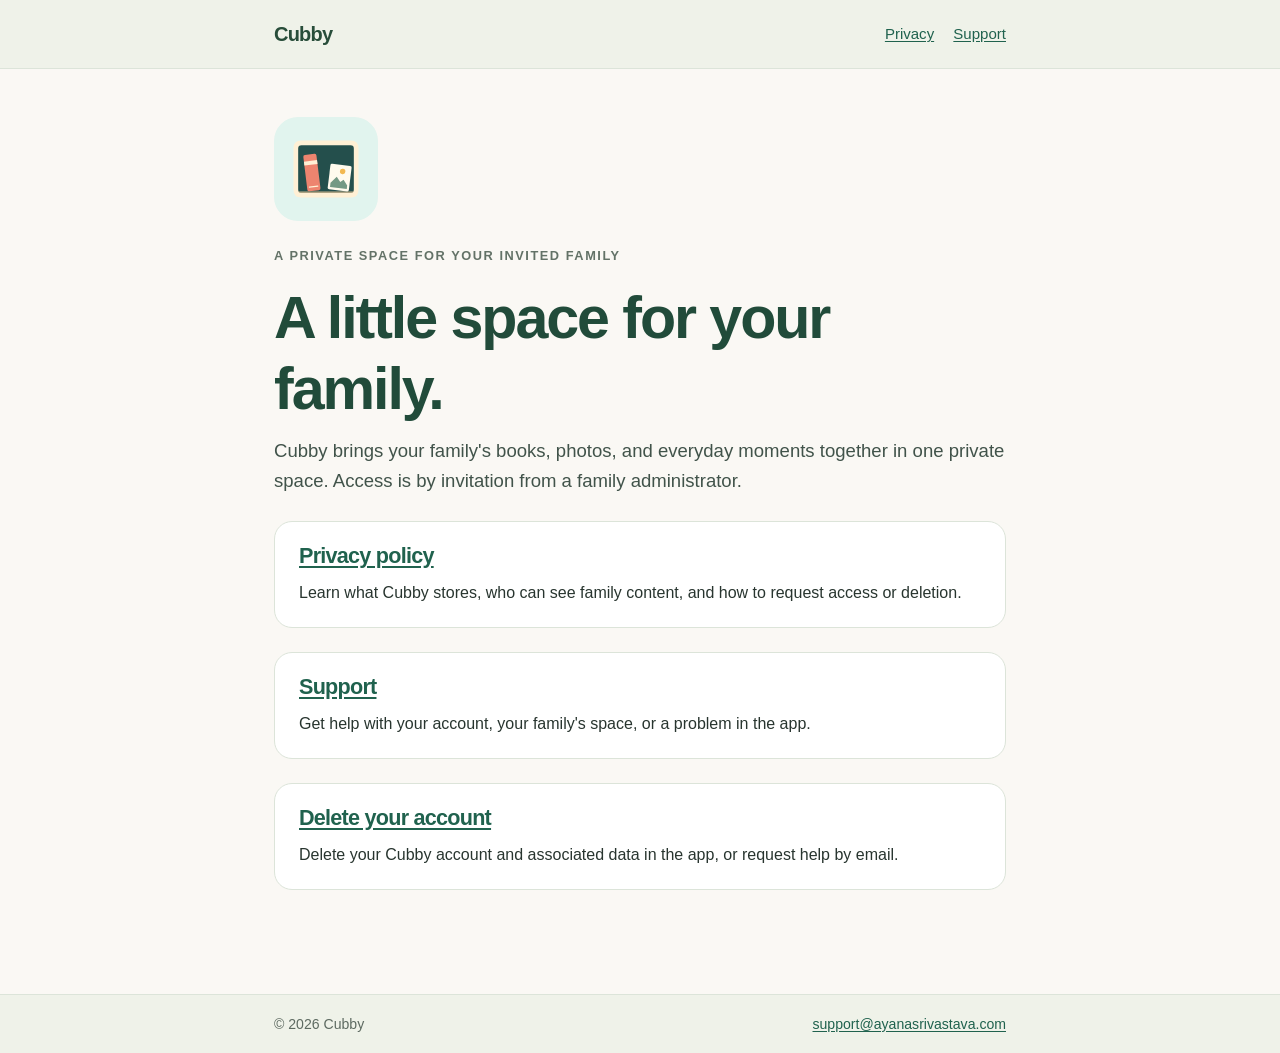
<file: index.html>
<!doctype html>
<html lang="en">
<head>
  <meta charset="utf-8">
  <meta name="viewport" content="width=device-width, initial-scale=1">
  <meta name="description" content="Cubby is a private, invitation-only place for your family’s books and memories.">
  <title>Cubby: Library and Memories</title>
  <link rel="stylesheet" href="/assets/style.css">
</head>
<body>
  <header class="site-header"><div class="inner">
    <a class="brand" href="/">Cubby</a>
    <nav aria-label="Main navigation"><a href="/privacy/">Privacy</a><a href="/support/">Support</a></nav>
  </div></header>
  <main>
    <img class="app-icon" src="/assets/cubby-icon.svg" alt="" width="104" height="104">
    <p class="eyebrow">A private space for your invited family</p>
    <h1>A little space for your family.</h1>
    <p class="lede">Cubby brings your family's books, photos, and everyday moments together in one private space. Access is by invitation from a family administrator.</p>
    <section class="card" aria-labelledby="privacy-heading">
      <h2 id="privacy-heading"><a href="/privacy/">Privacy policy</a></h2>
      <p>Learn what Cubby stores, who can see family content, and how to request access or deletion.</p>
    </section>
    <section class="card" aria-labelledby="support-heading">
      <h2 id="support-heading"><a href="/support/">Support</a></h2>
      <p>Get help with your account, your family's space, or a problem in the app.</p>
    </section>
    <section class="card" aria-labelledby="deletion-heading">
      <h2 id="deletion-heading"><a href="/delete-account/">Delete your account</a></h2>
      <p>Delete your Cubby account and associated data in the app, or request help by email.</p>
    </section>
  </main>
  <footer class="site-footer"><div class="inner"><span>© 2026 Cubby</span><a href="mailto:support@ayanasrivastava.com">support@ayanasrivastava.com</a></div></footer>
</body>
</html>
</file>
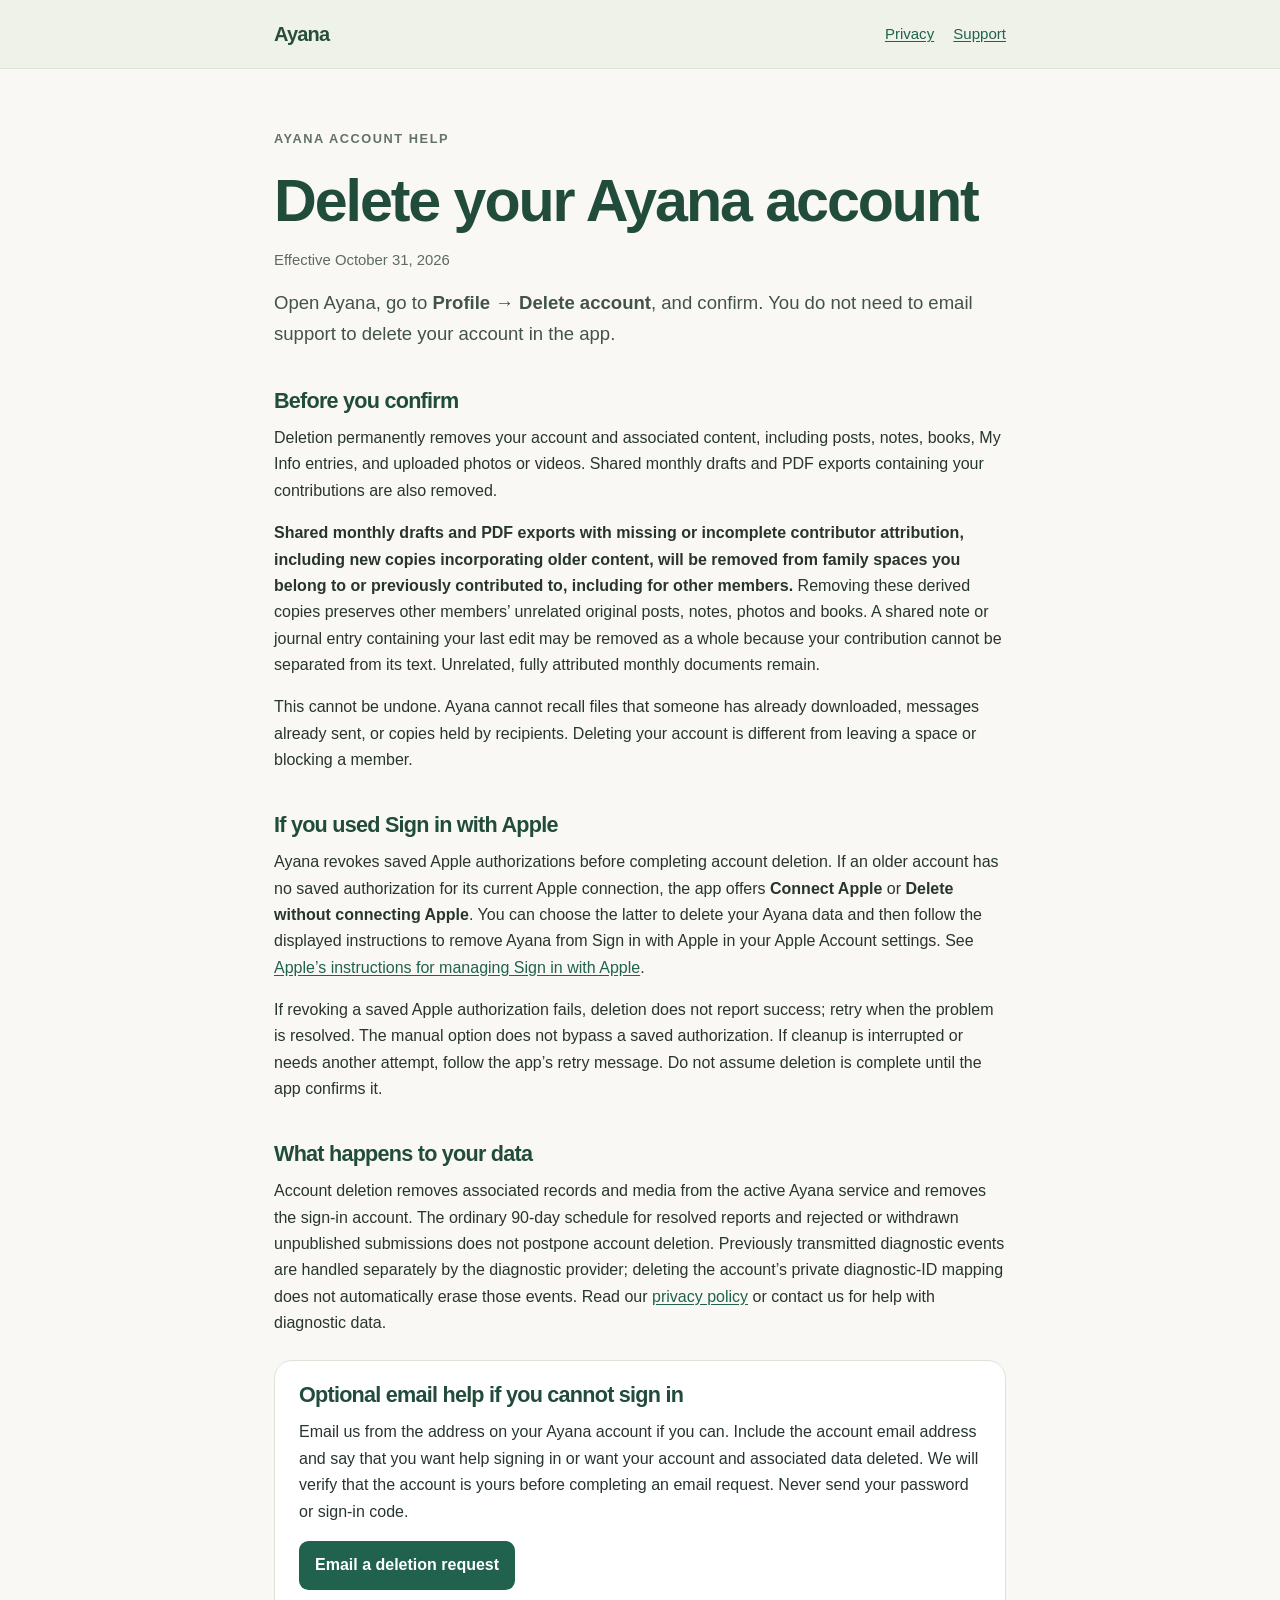
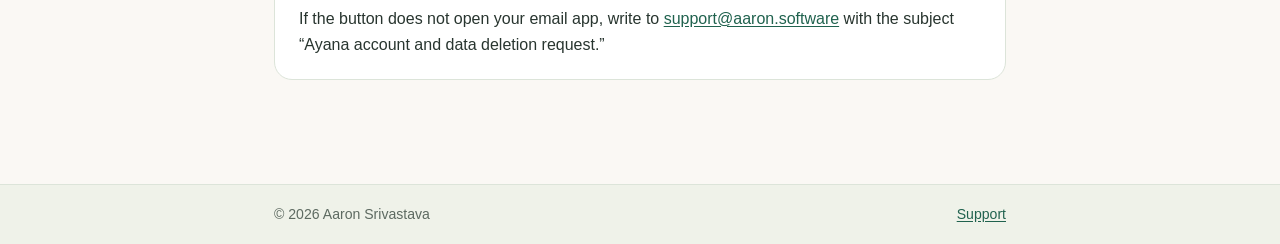
<file: delete-account/index.html>
<!doctype html>
<html lang="en">
<head>
  <meta charset="utf-8">
  <meta name="viewport" content="width=device-width, initial-scale=1">
  <meta name="description" content="Delete your Ayana account in the app, with optional email help if you cannot sign in.">
  <title>Delete your account · Ayana</title>
  <link rel="stylesheet" href="/assets/style.css">
</head>
<body>
  <header class="site-header"><div class="inner">
    <a class="brand" href="/">Ayana</a>
    <nav aria-label="Main navigation"><a href="/privacy/">Privacy</a><a href="/support/">Support</a></nav>
  </div></header>
  <main>
    <p class="eyebrow">Ayana account help</p>
    <h1>Delete your Ayana account</h1>
    <p class="meta">Effective October 31, 2026</p>
    <p class="lede">Open Ayana, go to <strong>Profile → Delete account</strong>, and confirm. You do not need to email support to delete your account in the app.</p>

    <h2>Before you confirm</h2>
    <p>Deletion permanently removes your account and associated content, including posts, notes, books, My Info entries, and uploaded photos or videos. Shared monthly drafts and PDF exports containing your contributions are also removed.</p>
    <p><strong>Shared monthly drafts and PDF exports with missing or incomplete contributor attribution, including new copies incorporating older content, will be removed from family spaces you belong to or previously contributed to, including for other members.</strong> Removing these derived copies preserves other members’ unrelated original posts, notes, photos and books. A shared note or journal entry containing your last edit may be removed as a whole because your contribution cannot be separated from its text. Unrelated, fully attributed monthly documents remain.</p>
    <p>This cannot be undone. Ayana cannot recall files that someone has already downloaded, messages already sent, or copies held by recipients. Deleting your account is different from leaving a space or blocking a member.</p>

    <h2>If you used Sign in with Apple</h2>
    <p>Ayana revokes saved Apple authorizations before completing account deletion. If an older account has no saved authorization for its current Apple connection, the app offers <strong>Connect Apple</strong> or <strong>Delete without connecting Apple</strong>. You can choose the latter to delete your Ayana data and then follow the displayed instructions to remove Ayana from Sign in with Apple in your Apple Account settings. See <a href="https://support.apple.com/102571">Apple’s instructions for managing Sign in with Apple</a>.</p>
    <p>If revoking a saved Apple authorization fails, deletion does not report success; retry when the problem is resolved. The manual option does not bypass a saved authorization. If cleanup is interrupted or needs another attempt, follow the app’s retry message. Do not assume deletion is complete until the app confirms it.</p>

    <h2>What happens to your data</h2>
    <p>Account deletion removes associated records and media from the active Ayana service and removes the sign-in account. The ordinary 90-day schedule for resolved reports and rejected or withdrawn unpublished submissions does not postpone account deletion. Previously transmitted diagnostic events are handled separately by the diagnostic provider; deleting the account’s private diagnostic-ID mapping does not automatically erase those events. Read our <a href="/privacy/">privacy policy</a> or contact us for help with diagnostic data.</p>

    <section class="card" aria-labelledby="email-heading">
      <h2 id="email-heading">Optional email help if you cannot sign in</h2>
      <p>Email us from the address on your Ayana account if you can. Include the account email address and say that you want help signing in or want your account and associated data deleted. We will verify that the account is yours before completing an email request. Never send your password or sign-in code.</p>
      <p><a class="button" href="mailto:support@aaron.software?subject=Ayana%20account%20and%20data%20deletion%20request&amp;body=Please%20delete%20my%20Ayana%20account%20and%20associated%20data.%0A%0AMy%20Ayana%20account%20email%3A%20">Email a deletion request</a></p>
      <p>If the button does not open your email app, write to <a href="mailto:support@aaron.software">support@aaron.software</a> with the subject “Ayana account and data deletion request.”</p>
    </section>
  </main>
  <footer class="site-footer"><div class="inner"><span>© 2026 Aaron Srivastava</span><a href="/support/">Support</a></div></footer>
</body>
</html>
</file>
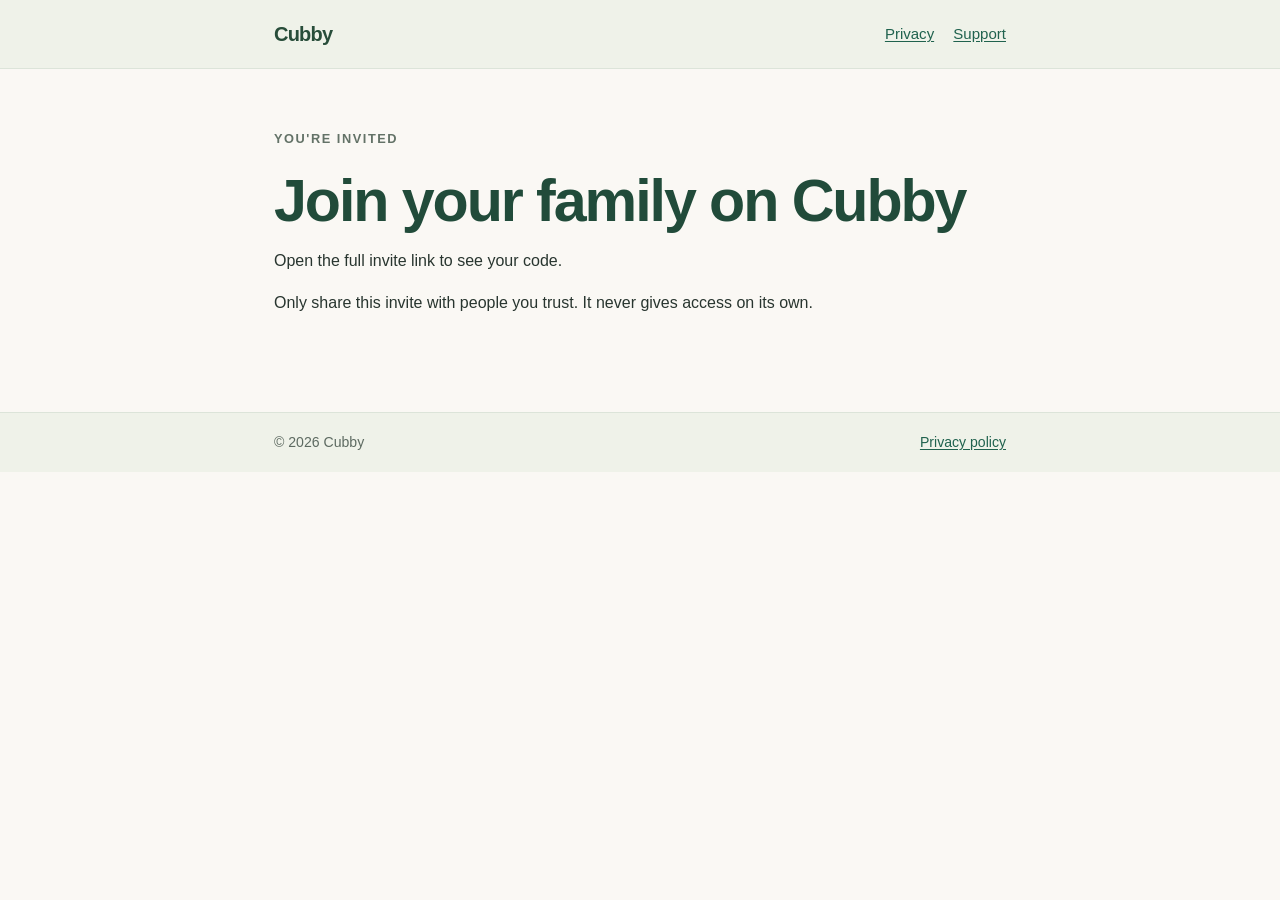
<file: join/index.html>
<!doctype html>
<html lang="en">
<head>
  <meta charset="utf-8">
  <meta name="viewport" content="width=device-width, initial-scale=1">
  <meta name="referrer" content="no-referrer">
  <meta name="robots" content="noindex">
  <title>Join your family on Cubby</title>
  <link rel="stylesheet" href="/assets/style.css">
  <style>
    .get { font-size: 1.1rem; padding: 0.9rem 1.4rem; margin: 0.5rem 0.5rem 0.5rem 0; }
    .steps { color: #41534a; padding-left: 1.2rem; }
    .code { font-size: 1.4rem; letter-spacing: 0.12em; font-variant-numeric: tabular-nums; }
    [hidden] { display: none !important; }
  </style>
</head>
<body>
  <header class="site-header"><div class="inner">
    <a class="brand" href="/">Cubby</a>
    <nav aria-label="Main navigation"><a href="/privacy/">Privacy</a><a href="/support/">Support</a></nav>
  </div></header>
  <main>
    <p class="eyebrow">You're invited</p>
    <h1>Join your family on Cubby</h1>

    <section id="invite" hidden>
      <p class="lede">Get the app and sign in. Your invite comes along, and a family admin lets you in.</p>
      <p>
        <a id="get-ios" class="button get" href="https://testflight.apple.com/join/34ujPnHg" hidden>Get Cubby</a>
        <a id="get-android" class="button get" href="https://play.google.com/store/apps/details?id=com.aaron.cubby" hidden>Get Cubby</a>
      </p>
      <ol class="steps" id="steps-ios" hidden>
        <li>Cubby is in beta, so Apple's TestFlight app opens first. Install it if asked, then tap <strong>Install</strong> for Cubby.</li>
        <li>Open Cubby and tap <strong>Allow Paste</strong> so it can pick up your invite.</li>
        <li>Sign in with Apple, Google, or email.</li>
      </ol>
      <ol class="steps" id="steps-android" hidden>
        <li>Install Cubby from Google Play.</li>
        <li>Open Cubby and sign in with Google or email.</li>
      </ol>
      <p id="desktop" hidden>Open this link on your phone to install Cubby. On a computer you can still get it for
        <a href="https://testflight.apple.com/join/34ujPnHg">iPhone</a> or
        <a href="https://play.google.com/store/apps/details?id=com.aaron.cubby">Android</a>.</p>
      <p><a id="open-app" href="#">Already have Cubby? Open it</a></p>
      <section class="card" aria-labelledby="code-heading">
        <h2 id="code-heading">Your space code</h2>
        <p>If Cubby asks for a code, enter this one:</p>
        <p class="code" id="code" aria-live="polite"></p>
      </section>
    </section>

    <p id="missing">Open the full invite link to see your code.</p>
    <p>Only share this invite with people you trust. It never gives access on its own.</p>
  </main>
  <footer class="site-footer"><div class="inner"><span>© 2026 Cubby</span><a href="/privacy/">Privacy policy</a></div></footer>
  <script>
    // The code stays on this device: this page sends it nowhere. Get Cubby
    // copies the invite link so the app can pick it up on its first launch,
    // and the Play link carries it as an install referrer.
    (function () {
      var raw = new URLSearchParams(location.search).get('c');
      if (!raw || !/^[A-Za-z0-9-]{12,20}$/.test(raw)) return;
      var code = raw.toUpperCase();
      var link = 'https://ayana.aaron.software/join/?c=' + encodeURIComponent(code);
      var $ = function (id) { return document.getElementById(id); };

      $('code').textContent = code;
      $('missing').hidden = true;
      $('invite').hidden = false;
      $('open-app').href = 'com.aaron.cubby://join?c=' + encodeURIComponent(code);

      var ua = navigator.userAgent;
      var ios = /iPhone|iPad|iPod/.test(ua) || (/Macintosh/.test(ua) && navigator.maxTouchPoints > 1);
      var android = /Android/.test(ua);
      var play = $('get-android');
      play.href += '&referrer=' + encodeURIComponent('ayana_join=' + code);

      if (ios) { $('get-ios').hidden = false; $('steps-ios').hidden = false; }
      else if (android) { play.hidden = false; $('steps-android').hidden = false; }
      else { $('desktop').hidden = false; }

      function copy() {
        try {
          if (navigator.clipboard && navigator.clipboard.writeText) {
            return navigator.clipboard.writeText(link).catch(legacyCopy);
          }
        } catch (e) {}
        legacyCopy();
        return Promise.resolve();
      }
      function legacyCopy() {
        var area = document.createElement('textarea');
        area.value = link;
        area.setAttribute('readonly', '');
        area.style.position = 'fixed';
        area.style.opacity = '0';
        document.body.appendChild(area);
        area.select();
        try { document.execCommand('copy'); } catch (e) {}
        document.body.removeChild(area);
      }
      [$('get-ios'), play].forEach(function (button) {
        button.addEventListener('click', function (event) {
          event.preventDefault();
          var target = button.href;
          var gone = false;
          var go = function () { if (!gone) { gone = true; location.href = target; } };
          // Never leave someone waiting on a clipboard that does not answer.
          var timer = setTimeout(go, 800);
          copy().then(go, go);
        });
      });
    })();
  </script>
</body>
</html>
</file>
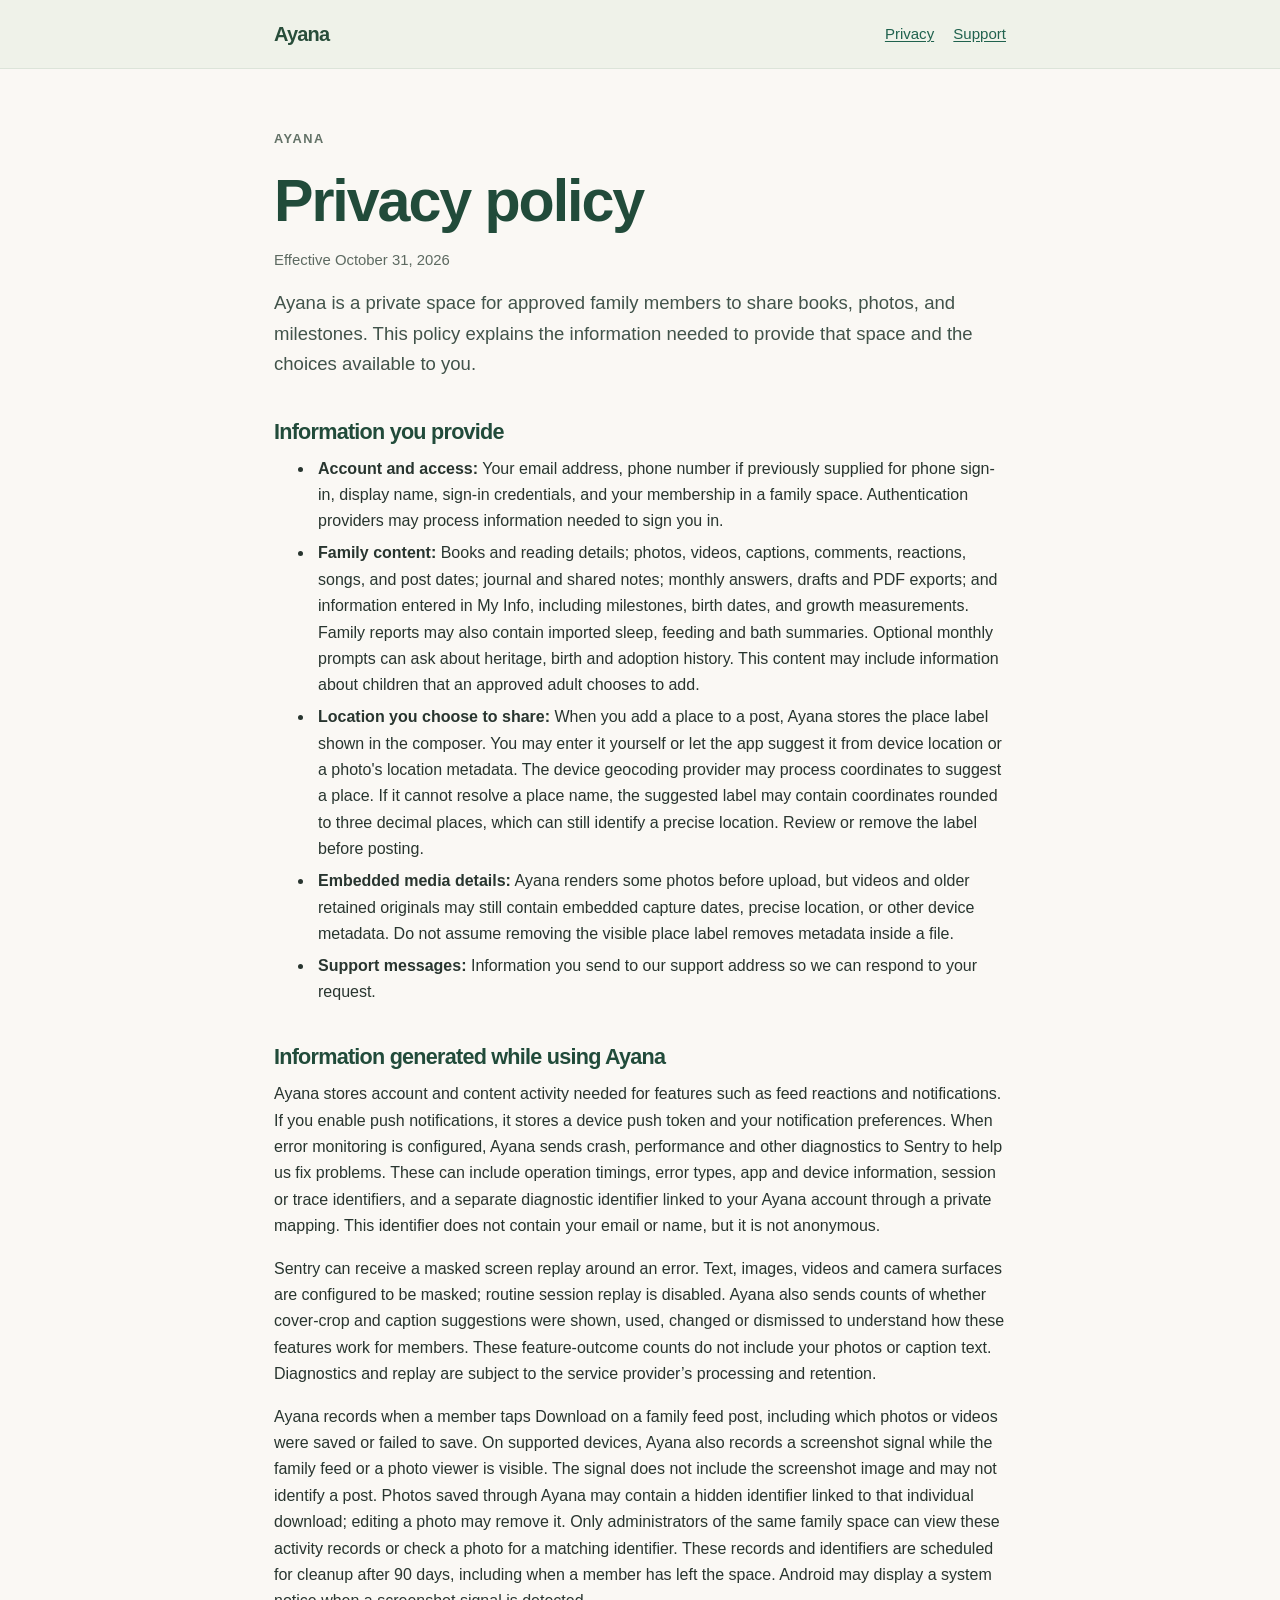
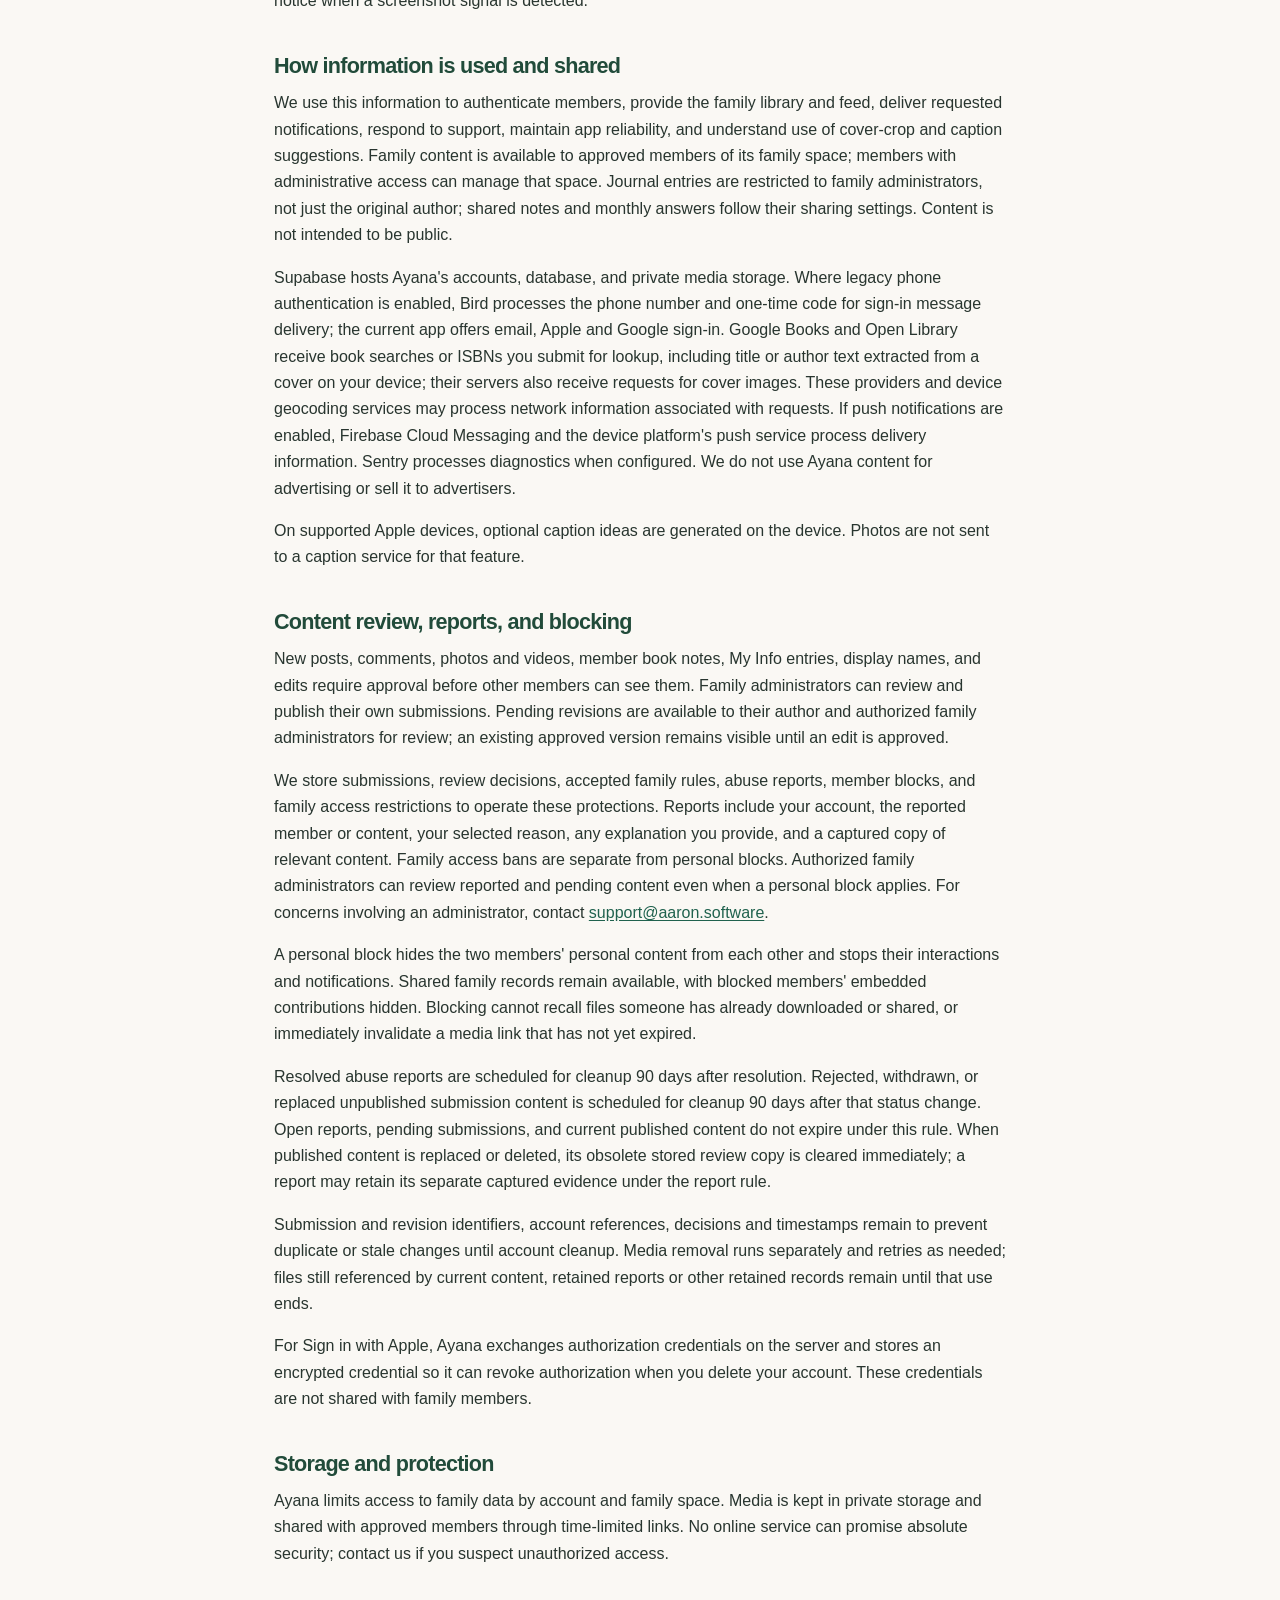
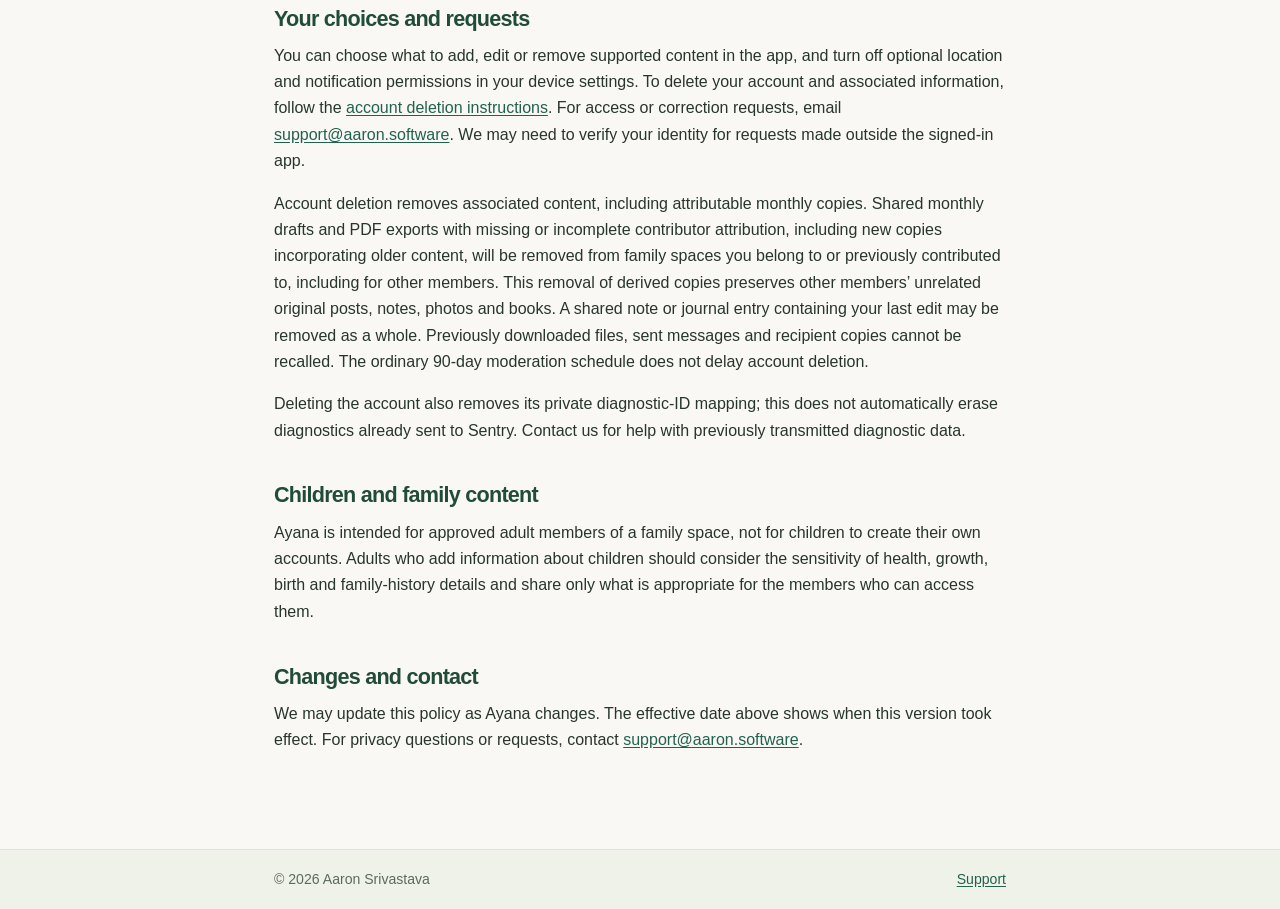
<file: privacy/index.html>
<!doctype html>
<html lang="en">
<head>
  <meta charset="utf-8">
  <meta name="viewport" content="width=device-width, initial-scale=1">
  <meta name="description" content="How Ayana handles account details, family content, and app diagnostics.">
  <title>Privacy policy · Ayana</title>
  <link rel="stylesheet" href="/assets/style.css">
</head>
<body>
  <header class="site-header"><div class="inner">
    <a class="brand" href="/">Ayana</a>
    <nav aria-label="Main navigation"><a href="/privacy/" aria-current="page">Privacy</a><a href="/support/">Support</a></nav>
  </div></header>
  <main>
    <p class="eyebrow">Ayana</p>
    <h1>Privacy policy</h1>
    <p class="meta">Effective October 31, 2026</p>
    <p class="lede">Ayana is a private space for approved family members to share books, photos, and milestones. This policy explains the information needed to provide that space and the choices available to you.</p>

    <h2>Information you provide</h2>
    <ul>
      <li><strong>Account and access:</strong> Your email address, phone number if previously supplied for phone sign-in, display name, sign-in credentials, and your membership in a family space. Authentication providers may process information needed to sign you in.</li>
      <li><strong>Family content:</strong> Books and reading details; photos, videos, captions, comments, reactions, songs, and post dates; journal and shared notes; monthly answers, drafts and PDF exports; and information entered in My Info, including milestones, birth dates, and growth measurements. Family reports may also contain imported sleep, feeding and bath summaries. Optional monthly prompts can ask about heritage, birth and adoption history. This content may include information about children that an approved adult chooses to add.</li>
      <li><strong>Location you choose to share:</strong> When you add a place to a post, Ayana stores the place label shown in the composer. You may enter it yourself or let the app suggest it from device location or a photo's location metadata. The device geocoding provider may process coordinates to suggest a place. If it cannot resolve a place name, the suggested label may contain coordinates rounded to three decimal places, which can still identify a precise location. Review or remove the label before posting.</li>
      <li><strong>Embedded media details:</strong> Ayana renders some photos before upload, but videos and older retained originals may still contain embedded capture dates, precise location, or other device metadata. Do not assume removing the visible place label removes metadata inside a file.</li>
      <li><strong>Support messages:</strong> Information you send to our support address so we can respond to your request.</li>
    </ul>

    <h2>Information generated while using Ayana</h2>
    <p>Ayana stores account and content activity needed for features such as feed reactions and notifications. If you enable push notifications, it stores a device push token and your notification preferences. When error monitoring is configured, Ayana sends crash, performance and other diagnostics to Sentry to help us fix problems. These can include operation timings, error types, app and device information, session or trace identifiers, and a separate diagnostic identifier linked to your Ayana account through a private mapping. This identifier does not contain your email or name, but it is not anonymous.</p>
    <p>Sentry can receive a masked screen replay around an error. Text, images, videos and camera surfaces are configured to be masked; routine session replay is disabled. Ayana also sends counts of whether cover-crop and caption suggestions were shown, used, changed or dismissed to understand how these features work for members. These feature-outcome counts do not include your photos or caption text. Diagnostics and replay are subject to the service provider’s processing and retention.</p>
    <p>Ayana records when a member taps Download on a family feed post, including which photos or videos were saved or failed to save. On supported devices, Ayana also records a screenshot signal while the family feed or a photo viewer is visible. The signal does not include the screenshot image and may not identify a post. Photos saved through Ayana may contain a hidden identifier linked to that individual download; editing a photo may remove it. Only administrators of the same family space can view these activity records or check a photo for a matching identifier. These records and identifiers are scheduled for cleanup after 90 days, including when a member has left the space. Android may display a system notice when a screenshot signal is detected.</p>

    <h2>How information is used and shared</h2>
    <p>We use this information to authenticate members, provide the family library and feed, deliver requested notifications, respond to support, maintain app reliability, and understand use of cover-crop and caption suggestions. Family content is available to approved members of its family space; members with administrative access can manage that space. Journal entries are restricted to family administrators, not just the original author; shared notes and monthly answers follow their sharing settings. Content is not intended to be public.</p>
    <p>Supabase hosts Ayana's accounts, database, and private media storage. Where legacy phone authentication is enabled, Bird processes the phone number and one-time code for sign-in message delivery; the current app offers email, Apple and Google sign-in. Google Books and Open Library receive book searches or ISBNs you submit for lookup, including title or author text extracted from a cover on your device; their servers also receive requests for cover images. These providers and device geocoding services may process network information associated with requests. If push notifications are enabled, Firebase Cloud Messaging and the device platform's push service process delivery information. Sentry processes diagnostics when configured. We do not use Ayana content for advertising or sell it to advertisers.</p>
    <p>On supported Apple devices, optional caption ideas are generated on the device. Photos are not sent to a caption service for that feature.</p>

    <h2>Content review, reports, and blocking</h2>
    <p>New posts, comments, photos and videos, member book notes, My Info entries, display names, and edits require approval before other members can see them. Family administrators can review and publish their own submissions. Pending revisions are available to their author and authorized family administrators for review; an existing approved version remains visible until an edit is approved.</p>
    <p>We store submissions, review decisions, accepted family rules, abuse reports, member blocks, and family access restrictions to operate these protections. Reports include your account, the reported member or content, your selected reason, any explanation you provide, and a captured copy of relevant content. Family access bans are separate from personal blocks. Authorized family administrators can review reported and pending content even when a personal block applies. For concerns involving an administrator, contact <a href="mailto:support@aaron.software">support@aaron.software</a>.</p>
    <p>A personal block hides the two members' personal content from each other and stops their interactions and notifications. Shared family records remain available, with blocked members' embedded contributions hidden. Blocking cannot recall files someone has already downloaded or shared, or immediately invalidate a media link that has not yet expired.</p>
    <p>Resolved abuse reports are scheduled for cleanup 90 days after resolution. Rejected, withdrawn, or replaced unpublished submission content is scheduled for cleanup 90 days after that status change. Open reports, pending submissions, and current published content do not expire under this rule. When published content is replaced or deleted, its obsolete stored review copy is cleared immediately; a report may retain its separate captured evidence under the report rule.</p>
    <p>Submission and revision identifiers, account references, decisions and timestamps remain to prevent duplicate or stale changes until account cleanup. Media removal runs separately and retries as needed; files still referenced by current content, retained reports or other retained records remain until that use ends.</p>
    <p>For Sign in with Apple, Ayana exchanges authorization credentials on the server and stores an encrypted credential so it can revoke authorization when you delete your account. These credentials are not shared with family members.</p>

    <h2>Storage and protection</h2>
    <p>Ayana limits access to family data by account and family space. Media is kept in private storage and shared with approved members through time-limited links. No online service can promise absolute security; contact us if you suspect unauthorized access.</p>

    <h2>Your choices and requests</h2>
    <p>You can choose what to add, edit or remove supported content in the app, and turn off optional location and notification permissions in your device settings. To delete your account and associated information, follow the <a href="/delete-account/">account deletion instructions</a>. For access or correction requests, email <a href="mailto:support@aaron.software">support@aaron.software</a>. We may need to verify your identity for requests made outside the signed-in app.</p>
    <p>Account deletion removes associated content, including attributable monthly copies. Shared monthly drafts and PDF exports with missing or incomplete contributor attribution, including new copies incorporating older content, will be removed from family spaces you belong to or previously contributed to, including for other members. This removal of derived copies preserves other members’ unrelated original posts, notes, photos and books. A shared note or journal entry containing your last edit may be removed as a whole. Previously downloaded files, sent messages and recipient copies cannot be recalled. The ordinary 90-day moderation schedule does not delay account deletion.</p>
    <p>Deleting the account also removes its private diagnostic-ID mapping; this does not automatically erase diagnostics already sent to Sentry. Contact us for help with previously transmitted diagnostic data.</p>

    <h2>Children and family content</h2>
    <p>Ayana is intended for approved adult members of a family space, not for children to create their own accounts. Adults who add information about children should consider the sensitivity of health, growth, birth and family-history details and share only what is appropriate for the members who can access them.</p>

    <h2>Changes and contact</h2>
    <p>We may update this policy as Ayana changes. The effective date above shows when this version took effect. For privacy questions or requests, contact <a href="mailto:support@aaron.software">support@aaron.software</a>.</p>
  </main>
  <footer class="site-footer"><div class="inner"><span>© 2026 Aaron Srivastava</span><a href="/support/">Support</a></div></footer>
</body>
</html>
</file>
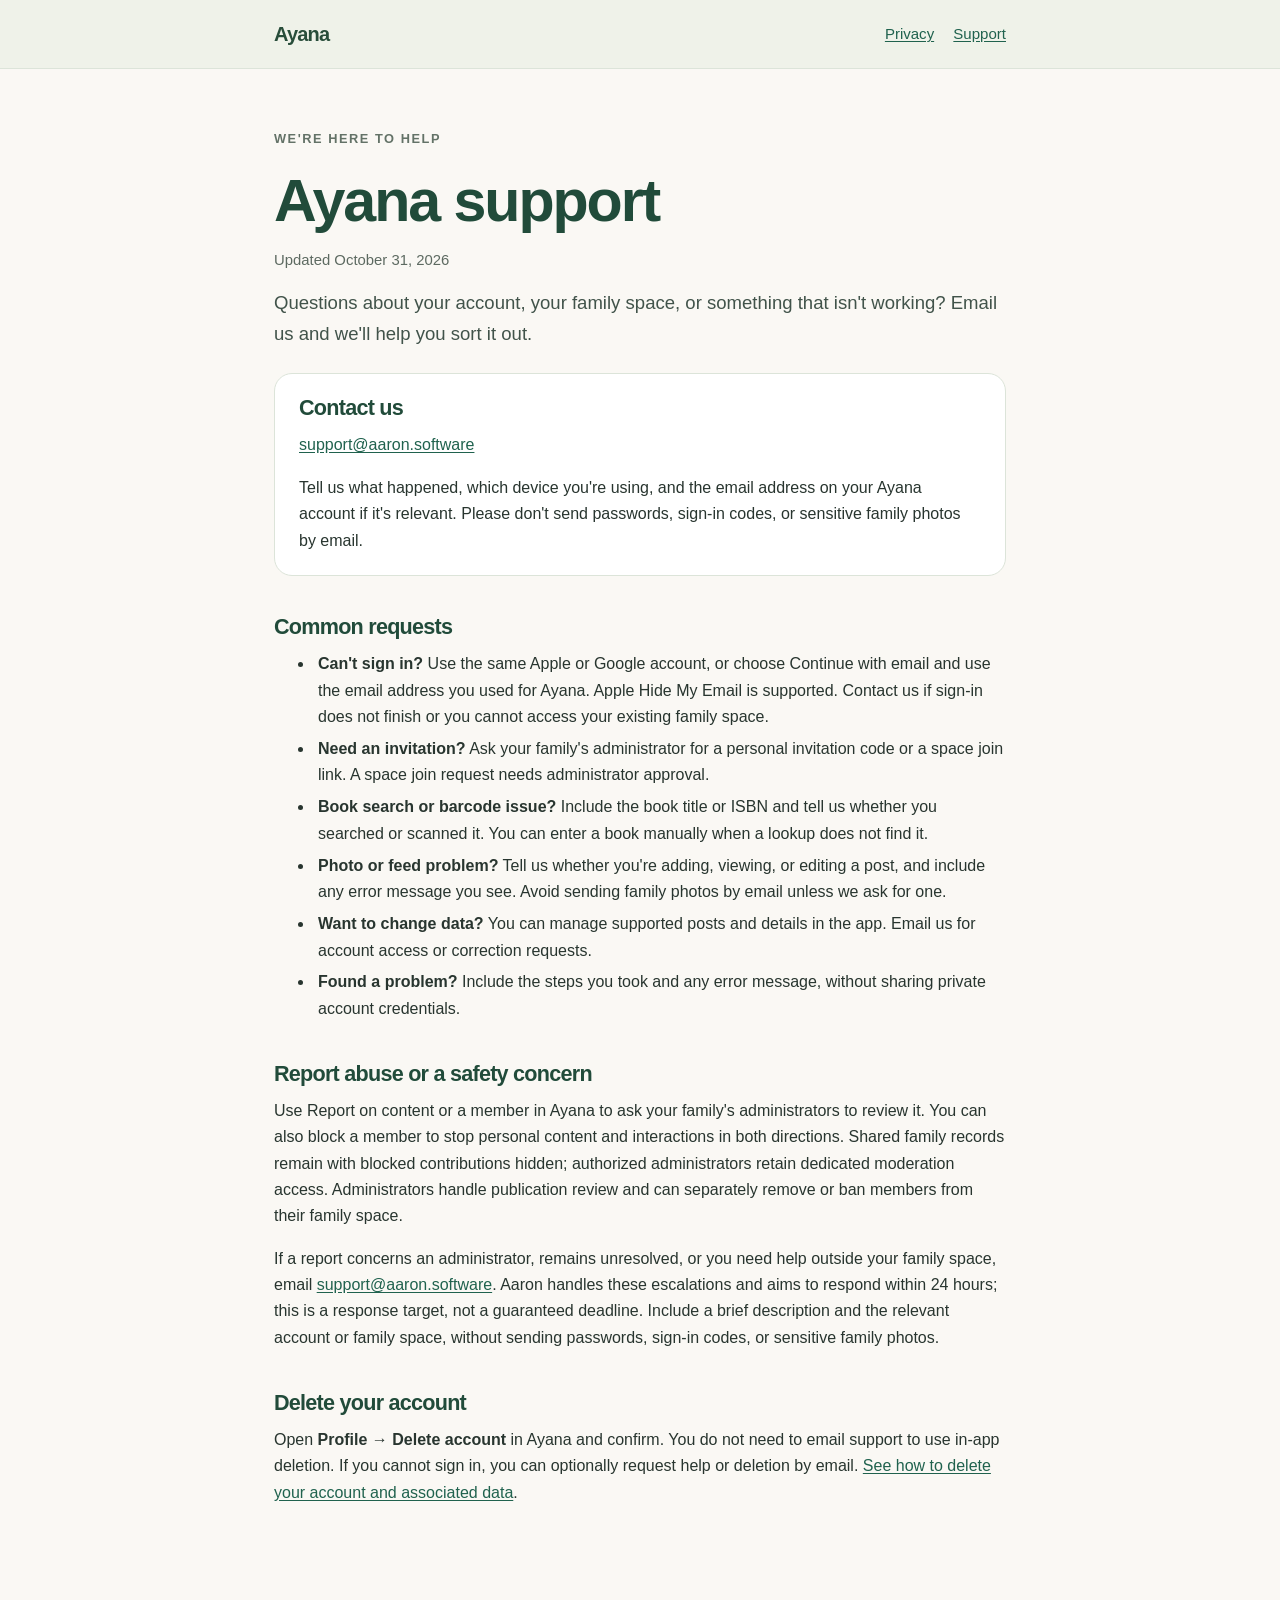
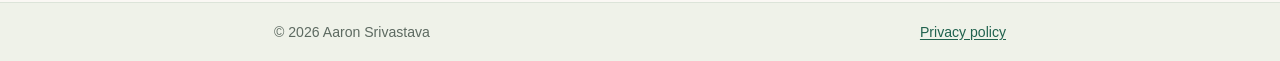
<file: support/index.html>
<!doctype html>
<html lang="en">
<head>
  <meta charset="utf-8">
  <meta name="viewport" content="width=device-width, initial-scale=1">
  <meta name="description" content="Contact Ayana support for account, family space, and app help.">
  <title>Support · Ayana</title>
  <link rel="stylesheet" href="/assets/style.css">
</head>
<body>
  <header class="site-header"><div class="inner">
    <a class="brand" href="/">Ayana</a>
    <nav aria-label="Main navigation"><a href="/privacy/">Privacy</a><a href="/support/" aria-current="page">Support</a></nav>
  </div></header>
  <main>
    <p class="eyebrow">We're here to help</p>
    <h1>Ayana support</h1>
    <p class="meta">Updated October 31, 2026</p>
    <p class="lede">Questions about your account, your family space, or something that isn't working? Email us and we'll help you sort it out.</p>
    <section class="card" aria-labelledby="contact-heading">
      <h2 id="contact-heading">Contact us</h2>
      <p><a href="mailto:support@aaron.software">support@aaron.software</a></p>
      <p>Tell us what happened, which device you're using, and the email address on your Ayana account if it's relevant. Please don't send passwords, sign-in codes, or sensitive family photos by email.</p>
    </section>
    <h2>Common requests</h2>
    <ul>
      <li><strong>Can't sign in?</strong> Use the same Apple or Google account, or choose Continue with email and use the email address you used for Ayana. Apple Hide My Email is supported. Contact us if sign-in does not finish or you cannot access your existing family space.</li>
      <li><strong>Need an invitation?</strong> Ask your family's administrator for a personal invitation code or a space join link. A space join request needs administrator approval.</li>
      <li><strong>Book search or barcode issue?</strong> Include the book title or ISBN and tell us whether you searched or scanned it. You can enter a book manually when a lookup does not find it.</li>
      <li><strong>Photo or feed problem?</strong> Tell us whether you're adding, viewing, or editing a post, and include any error message you see. Avoid sending family photos by email unless we ask for one.</li>
      <li><strong>Want to change data?</strong> You can manage supported posts and details in the app. Email us for account access or correction requests.</li>
      <li><strong>Found a problem?</strong> Include the steps you took and any error message, without sharing private account credentials.</li>
    </ul>
    <h2>Report abuse or a safety concern</h2>
    <p>Use Report on content or a member in Ayana to ask your family's administrators to review it. You can also block a member to stop personal content and interactions in both directions. Shared family records remain with blocked contributions hidden; authorized administrators retain dedicated moderation access. Administrators handle publication review and can separately remove or ban members from their family space.</p>
    <p>If a report concerns an administrator, remains unresolved, or you need help outside your family space, email <a href="mailto:support@aaron.software">support@aaron.software</a>. Aaron handles these escalations and aims to respond within 24 hours; this is a response target, not a guaranteed deadline. Include a brief description and the relevant account or family space, without sending passwords, sign-in codes, or sensitive family photos.</p>

    <h2 id="account-deletion">Delete your account</h2>
    <p>Open <strong>Profile → Delete account</strong> in Ayana and confirm. You do not need to email support to use in-app deletion. If you cannot sign in, you can optionally request help or deletion by email. <a href="/delete-account/">See how to delete your account and associated data</a>.</p>
  </main>
  <footer class="site-footer"><div class="inner"><span>© 2026 Aaron Srivastava</span><a href="/privacy/">Privacy policy</a></div></footer>
</body>
</html>
</file>
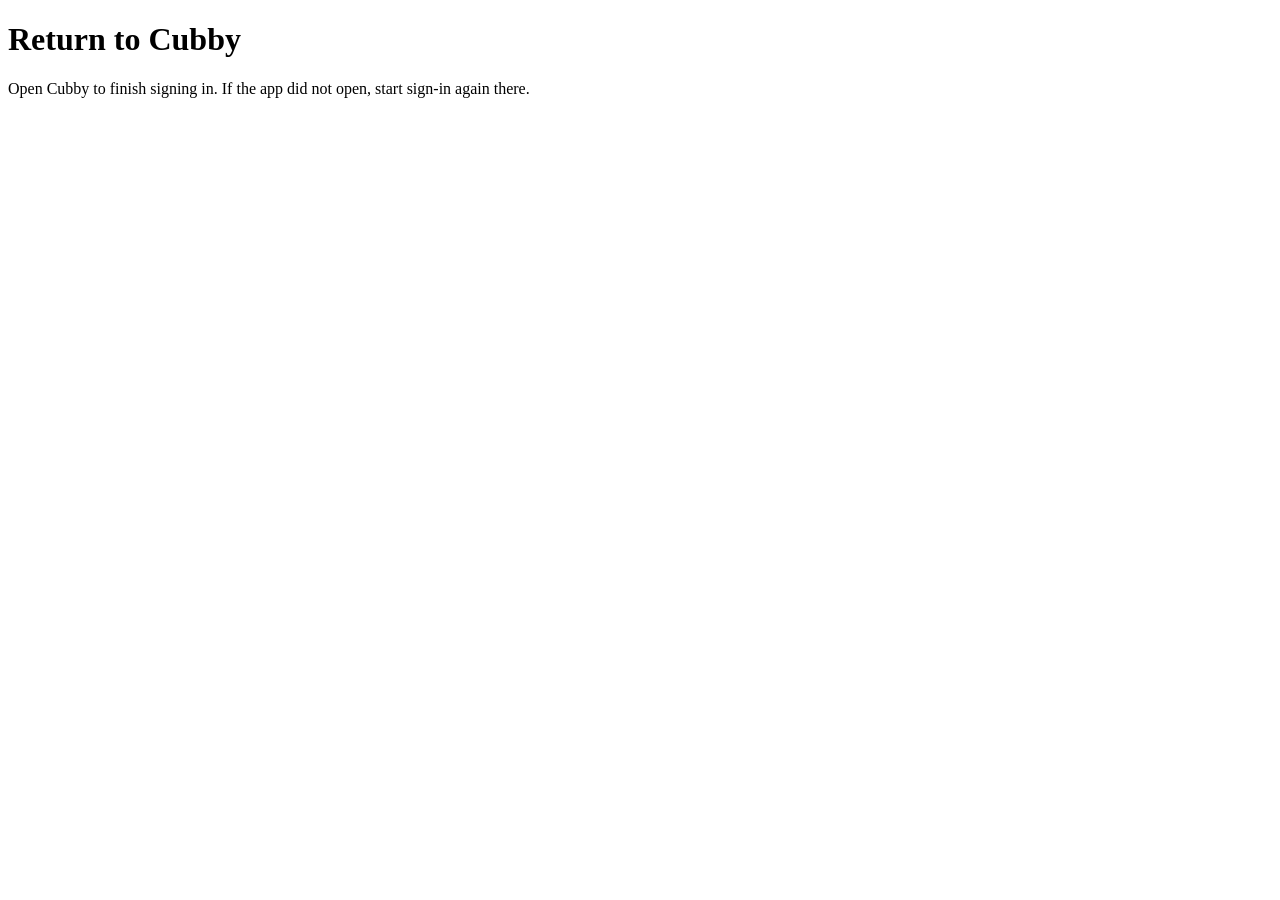
<file: auth/callback/index.html>
<!doctype html>
<html lang="en">
<head>
  <meta charset="utf-8">
  <meta name="viewport" content="width=device-width, initial-scale=1">
  <meta name="referrer" content="no-referrer">
  <title>Return to Cubby</title>
  <script>history.replaceState(null, '', '/auth/callback');</script>
</head>
<body>
  <h1>Return to Cubby</h1>
  <p>Open Cubby to finish signing in. If the app did not open, start sign-in again there.</p>
</body>
</html>
</file>
<file: assets/style.css>
:root {
  color-scheme: light;
  font-family: ui-sans-serif, -apple-system, BlinkMacSystemFont, "Segoe UI", sans-serif;
  line-height: 1.65;
  background: #faf8f4;
  color: #28352f;
}

* { box-sizing: border-box; }
body { margin: 0; }
a { color: #20624e; text-underline-offset: 0.15em; }
a:hover { color: #124d3b; }
a:focus-visible { outline: 3px solid #b86938; outline-offset: 4px; }
.button {
  display: inline-block;
  background: #20624e;
  color: white;
  font-weight: 650;
  text-decoration: none;
  padding: 0.7rem 1rem;
  border-radius: 0.6rem;
}
.button:hover { background: #124d3b; color: white; }

.site-header, .site-footer {
  background: #eff2e9;
  border-color: #dce4d9;
  border-style: solid;
  border-width: 0 0 1px;
}
.site-header .inner, .site-footer .inner {
  max-width: 780px;
  margin: 0 auto;
  padding: 1.1rem 1.5rem;
  display: flex;
  align-items: center;
  justify-content: space-between;
  gap: 1rem;
  flex-wrap: wrap;
}
.brand {
  color: #284d3a;
  font-size: 1.25rem;
  font-weight: 750;
  letter-spacing: -0.04em;
  text-decoration: none;
}
nav { display: flex; gap: 1.2rem; }
nav a { font-size: 0.94rem; }
main { max-width: 780px; margin: 0 auto; padding: 3rem 1.5rem 5rem; }
.app-icon { display: block; width: 104px; height: 104px; border-radius: 24px; margin-bottom: 1.5rem; }
h1, h2 { color: #214b3a; line-height: 1.2; letter-spacing: -0.035em; }
h1 { font-size: clamp(2.3rem, 7vw, 3.7rem); margin: 0 0 0.7rem; }
h2 { font-size: 1.35rem; margin: 2.4rem 0 0.65rem; }
p, ul { margin: 0.7rem 0 1rem; }
li { padding-left: 0.25rem; margin: 0.35rem 0; }
.eyebrow {
  color: #637267;
  font-size: 0.8rem;
  font-weight: 700;
  letter-spacing: 0.12em;
  text-transform: uppercase;
}
.lede { font-size: 1.16rem; color: #41534a; }
.meta { color: #5d6a61; font-size: 0.93rem; }
.card {
  background: white;
  border: 1px solid #dce4d9;
  border-radius: 18px;
  padding: 1.3rem 1.5rem;
  margin: 1.5rem 0;
}
.card h2 { margin-top: 0; }
.card p:last-child { margin-bottom: 0; }
.site-footer { border-width: 1px 0 0; color: #5d6a61; font-size: 0.88rem; }
@media (max-width: 520px) {
  main { padding-top: 2.2rem; }
  .site-header .inner, .site-footer .inner { align-items: flex-start; }
}
</file>
